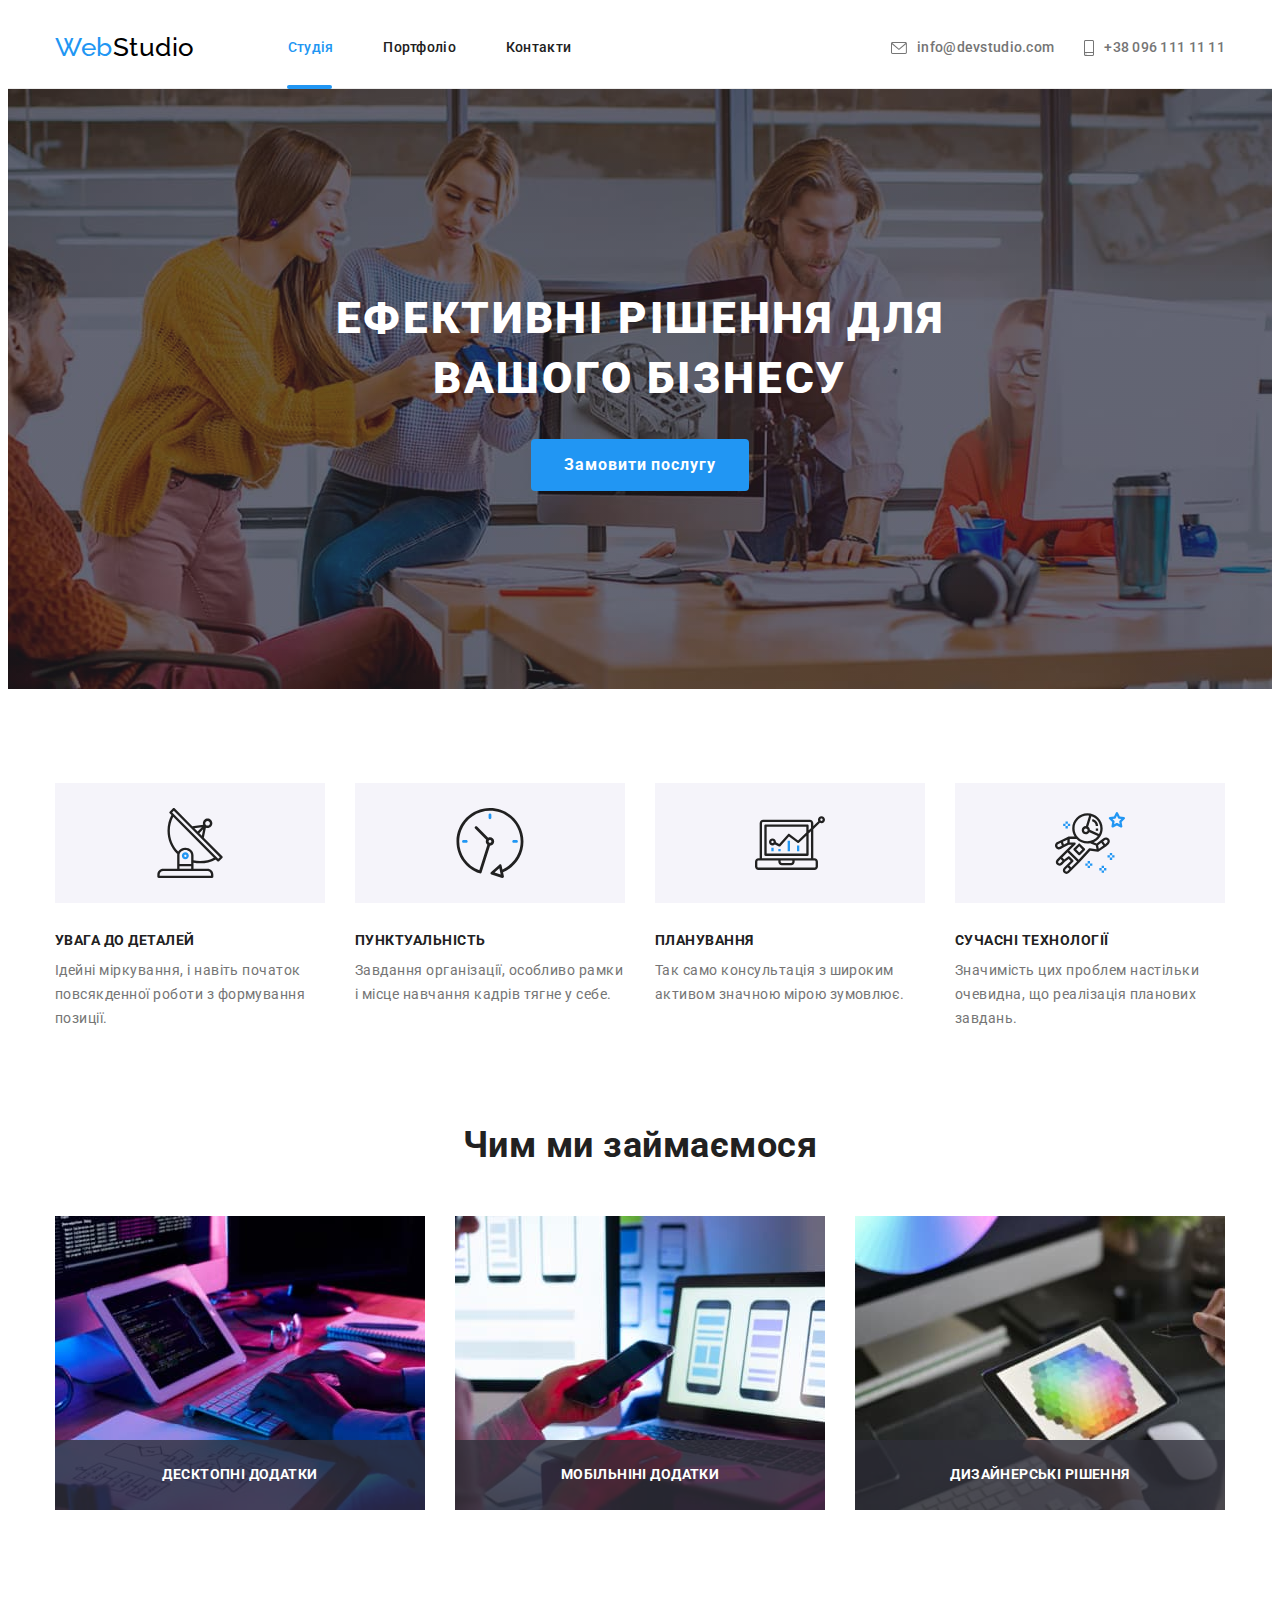
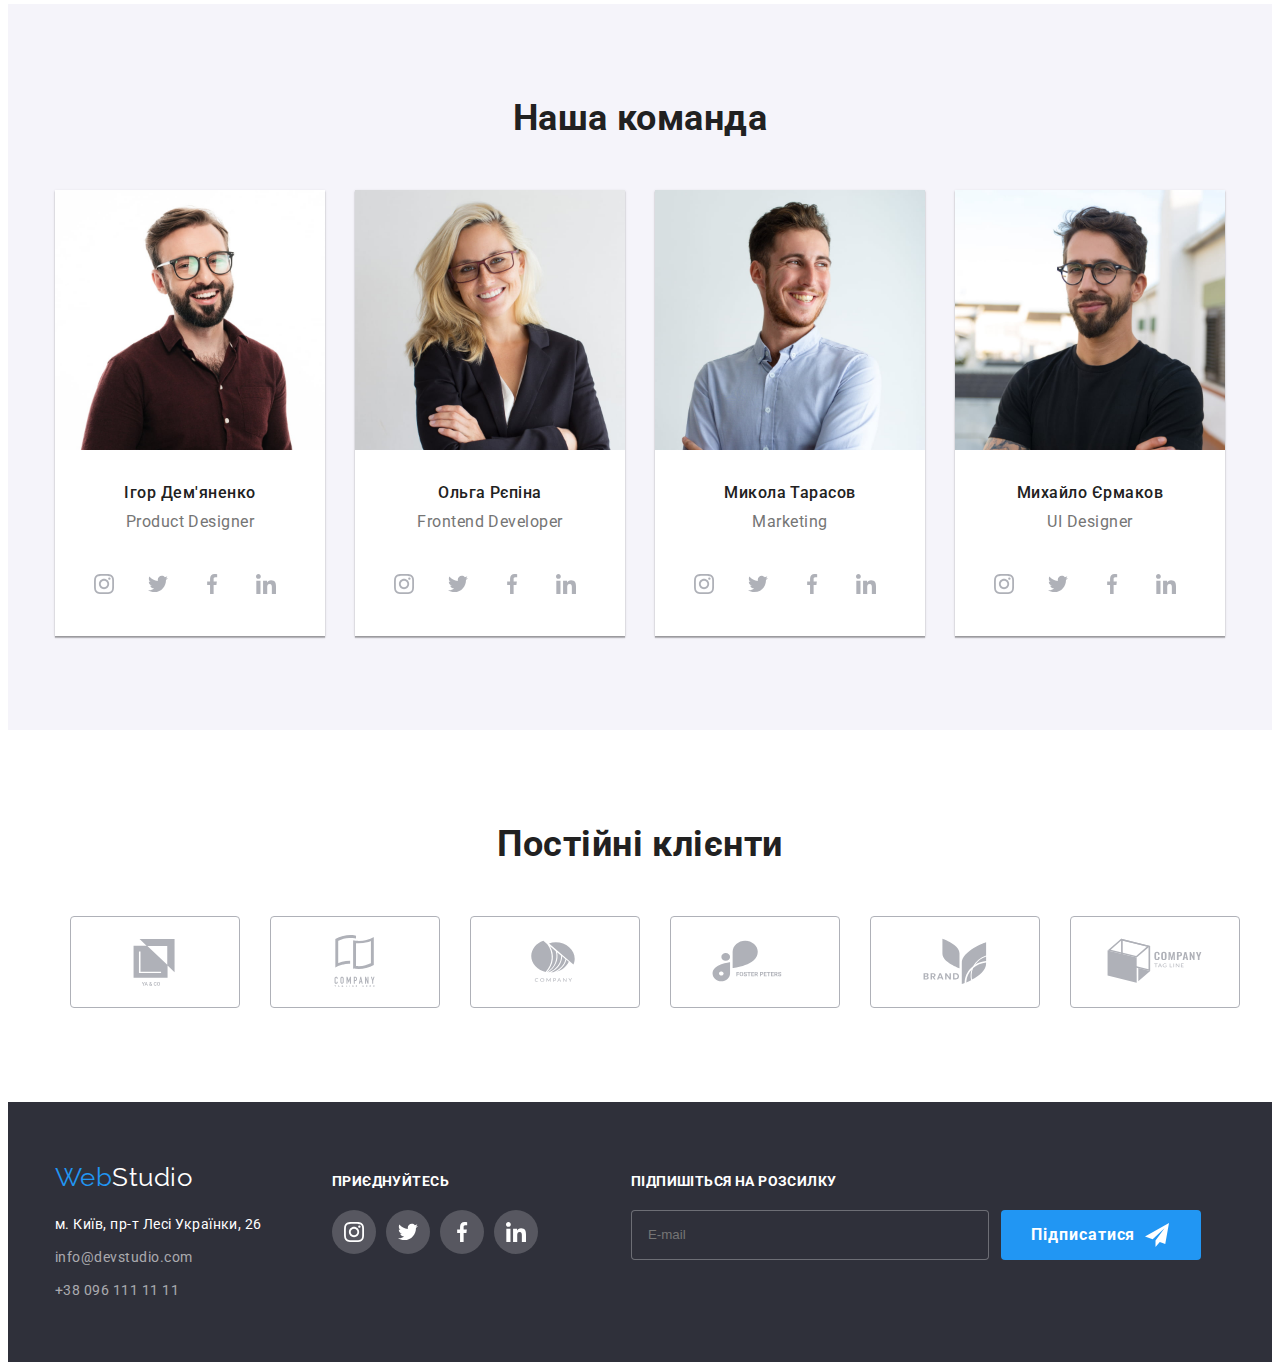
<file: index.html>
<!DOCTYPE html>
<html lang="uk">
  <head>
    <meta charset="UTF-8" />
    <meta http-equiv="X-UA-Compatible" content="IE=edge" />
    <meta name="viewport" content="width=device-width, initial-scale=1.0" />
    <title>Document</title>
    <link rel="preconnect" href="https://fonts.googleapis.com" />
    <link rel="preconnect" href="https://fonts.gstatic.com" crossorigin />
    <link
      href="https://fonts.googleapis.com/css2?family=Raleway:wght@700&family=Roboto:wght@400;500;700;900&display=swap"
      rel="stylesheet"
    />
    <link
      rel="stylesheet"
      href="https://cdnjs.cloudflare.com/ajax/libs/modern-normalize/1.1.0/modern-normalize.min.css"
      integrity="sha512-wpPYUAdjBVSE4KJnH1VR1HeZfpl1ub8YT/NKx4PuQ5NmX2tKuGu6U/JRp5y+Y8XG2tV+wKQpNHVUX03MfMFn9Q=="
      crossorigin="anonymous"
      referrerpolicy="no-referrer"
    />
    <link rel="stylesheet" href="./css/styles.css" />
  </head>
  <body>
    <header class="page-header">
      <div class="conteiner main-nav">
        <nav class="site-nav">
          <a href="./index.html" class="logo"><span>Web</span>Studio</a>
          <ul class="site-nav list">
            <li class="site-nav item">
              <a href="./index.html" class="link current">Студія</a>
            </li>
            <li class="site-nav item">
              <a class="site-nav link" href="./portfolio.html">Портфоліо</a>
            </li>
            <li class="site-nav item">
              <a class="site-nav link" href="#">Контакти</a>
            </li>
          </ul>
        </nav>
        <div class="auth-nav">
          <ul class="auth-nav list">
            <li class="auth-nav item">
              <a href="mailto:info@devstudio.com" class="auth-nav link"
                ><svg class="icon-envelope" widht="16" height="12">
                  <use href="./image/sprite.svg#icon-envelope"></use></svg>info@devstudio.com
              </a>
            </li>
            <li class="auth-nav item">
              <a href="tel:+380961111111" class="auth-nav link"
                ><svg class="icon-smartphone" widht="10" height="16">
                  <use href="./image/sprite.svg#icon-smartphone"></use></svg>+38 096 111 11 11
              </a>
            </li>
          </ul>
        </div>
      </div>
    </header>
    <div class="conteiner"></div>
    <!--Main-->
    <main>
      <!--Main content-->
      <!--Герой-->
      <section class="section-hero">
        <div class="conteiner">
          <h1 class="hero-title">ЕФЕКТИВНІ РІШЕННЯ ДЛЯ ВАШОГО БІЗНЕСУ</h1>
          <button data-modal-open type="button" class="button studio">
            Замовити послугу
          </button>
        </div>
      </section>
      <!--УВАГА ДО ДЕТАЛЕЙ-->
      <section class="section-features">
        <div class="conteiner">
          <h2 class="visually-hidden">Наші Особливості</h2>
          <ul class="features-list list">
            <li class="features-item">
              <div class="features-social">
                <svg class="icon-features" widht="70" heigth="70">
                  <use href="./image/sprite.svg#icon-antenna"></use>
                </svg>
              </div>
              <h3 class="title">увага до деталей</h3>
              <p class="text">
                Ідейні міркування, і навіть початок повсякденної роботи з
                формування позиції.
              </p>
            </li>
            <li class="features-item">
              <div class="features-social">
                <svg class="icon-features" widht="70" heigth="70">
                  <use href="./image/sprite.svg#icon-clock"></use>
                </svg>
              </div>
              <h3 class="title">пунктуальність</h3>
              <p class="text">
                Завдання організації, особливо рамки і місце навчання кадрів
                тягне у себе.
              </p>
            </li>
            <li class="features-item">
              <div class="features-social">
                <svg class="icon-features" widht="70" heigth="70">
                  <use href="./image/sprite.svg#icon-diagram"></use>
                </svg>
              </div>
              <h3 class="title">планування</h3>
              <p class="text">
                Так само консультація з широким активом значною мірою зумовлює.
              </p>
            </li>
            <li class="features-item">
              <div class="features-social">
                <svg class="icon-features" widht="70" heigth="70">
                  <use href="./image/sprite.svg#icon-astronaut"></use>
                </svg>
              </div>
              <h3 class="title">сучасні технології</h3>
              <p class="text">
                Значимість цих проблем настільки очевидна, що реалізація
                планових завдань.
              </p>
            </li>
          </ul>
        </div>
      </section>
      <!--Чим ми займаємося-->
      <section class="section-img">
        <div class="conteiner">
          <h3 class="section-title">Чим ми займаємося</h3>
          <ul class="img list">
            <li class="img-item">
              <div class="label">
                <img
                  src="./image/box11.jpg"
                  alt="Стіл з клавіатурою"
                  width="370"
                />
                <div class="label-box">
                  <p class="label-text">десктопні додатки</p>
                </div>
              </div>
            </li>
            <li class="img-item">
              <div class="label">
                <img
                  src="./image/box2.jpg"
                  alt="Ноутбук і телефон"
                  width="370"
                />
                <div class="label-box">
                  <p class="label-text">мобільніні додатки</p>
                </div>
              </div>
            </li>
            <li class="img-item">
              <div class="label">
                <img src="./image/box3.jpg" alt="Планшет" width="370" />
                <div class="label-box">
                  <p class="label-text">дизайнерські рішення</p>
                </div>
              </div>
            </li>
          </ul>
        </div>
      </section>
      <!--Наша команда-->
      <section class="section-work">
        <div class="conteiner">
          <h2 class="section-title">Наша команда</h2>
          <ul class="work-list list">
            <li class="work-item">
              <img
                class="work-img"
                src="./image/teamcard1.jpg"
                alt="Ігор Дем'яненко"
                width="270"
              />
              <h3 class="title">Ігор Дем'яненко</h3>
              <p class="text">Product Designer</p>
              <div class="studio-item-content">
                <ul class="studio-social-list list">
                  <li class="studio-social-items">
                    <a class="studio-social-links" href="">
                      <svg class="studio-social-icon" widht="20" heigth="20">
                        <use href="./image/sprite.svg#icon-instagram"></use>
                      </svg>
                    </a>
                  </li>
                  <li class="studio-social-items">
                    <a class="studio-social-links" href="">
                      <svg class="studio-social-icon" widht="20" heigth="20">
                        <use href="./image/sprite.svg#icon-twitter"></use>
                      </svg>
                    </a>
                  </li>
                  <li class="studio-social-items">
                    <a class="studio-social-links" href="">
                      <svg class="studio-social-icon" widht="20" heigth="20">
                        <use href="./image/sprite.svg#icon-facebook"></use>
                      </svg>
                    </a>
                  </li>
                  <li class="studio-social-items">
                    <a class="studio-social-links" href="">
                      <svg class="studio-social-icon" widht="20" heigth="20">
                        <use href="./image/sprite.svg#icon-linkedin"></use>
                      </svg>
                    </a>
                  </li>
                </ul>
              </div>
            </li>
            <li class="work-item">
              <img
                class="work-img"
                src="./image/teamcard2.jpg"
                alt="Ольга Рєпіна"
                width="270"
              />
              <h3 class="title">Ольга Рєпіна</h3>
              <p class="text">Frontend Developer</p>
              <div class="studio-item-content">
                <ul class="studio-social-list list">
                  <li class="studio-social-items">
                    <a class="studio-social-links" href="">
                      <svg class="studio-social-icon" widht="20" heigth="20">
                        <use href="./image/sprite.svg#icon-instagram"></use>
                      </svg>
                    </a>
                  </li>
                  <li class="studio-social-items">
                    <a class="studio-social-links" href="">
                      <svg class="studio-social-icon" widht="20" heigth="20">
                        <use href="./image/sprite.svg#icon-twitter"></use>
                      </svg>
                    </a>
                  </li>
                  <li class="studio-social-items">
                    <a class="studio-social-links" href="">
                      <svg class="studio-social-icon" widht="20" heigth="20">
                        <use href="./image/sprite.svg#icon-facebook"></use>
                      </svg>
                    </a>
                  </li>
                  <li class="studio-social-items">
                    <a class="studio-social-links" href="">
                      <svg class="studio-social-icon" widht="20" heigth="20">
                        <use href="./image/sprite.svg#icon-linkedin"></use>
                      </svg>
                    </a>
                  </li>
                </ul>
              </div>
            </li>
            <li class="work-item">
              <img
                class="work-img"
                src="./image/teamcard3.jpg"
                alt="Микола Тарасов"
                width="270"
              />
              <h3 class="title">Микола Тарасов</h3>
              <p class="text">Marketing</p>
              <div class="studio-item-content">
                <ul class="studio-social-list list">
                  <li class="studio-social-items">
                    <a class="studio-social-links" href="">
                      <svg class="studio-social-icon" widht="20" heigth="20">
                        <use href="./image/sprite.svg#icon-instagram"></use>
                      </svg>
                    </a>
                  </li>
                  <li class="studio-social-items">
                    <a class="studio-social-links" href="">
                      <svg class="studio-social-icon" widht="20" heigth="20">
                        <use href="./image/sprite.svg#icon-twitter"></use>
                      </svg>
                    </a>
                  </li>
                  <li class="studio-social-items">
                    <a class="studio-social-links" href="">
                      <svg class="studio-social-icon" widht="20" heigth="20">
                        <use href="./image/sprite.svg#icon-facebook"></use>
                      </svg>
                    </a>
                  </li>
                  <li class="studio-social-items">
                    <a class="studio-social-links" href="">
                      <svg class="studio-social-icon" widht="20" heigth="20">
                        <use href="./image/sprite.svg#icon-linkedin"></use>
                      </svg>
                    </a>
                  </li>
                </ul>
              </div>
            </li>
            <li class="work-item">
              <img
                class="work-img"
                src="./image/teamcard4.jpg"
                alt="Михайло Єрмаков"
                width="270"
              />
              <h3 class="title">Михайло Єрмаков</h3>
              <p class="text">UI Designer</p>
              <div class="studio-item-content">
                <ul class="studio-social-list list">
                  <li class="studio-social-items">
                    <a class="studio-social-links" href="">
                      <svg class="studio-social-icon" widht="20" heigth="20">
                        <use href="./image/sprite.svg#icon-instagram"></use>
                      </svg>
                    </a>
                  </li>
                  <li class="studio-social-items">
                    <a class="studio-social-links" href="">
                      <svg class="studio-social-icon" widht="20" heigth="20">
                        <use href="./image/sprite.svg#icon-twitter"></use>
                      </svg>
                    </a>
                  </li>
                  <li class="studio-social-items">
                    <a class="studio-social-links" href="">
                      <svg class="studio-social-icon" widht="20" heigth="20">
                        <use href="./image/sprite.svg#icon-facebook"></use>
                      </svg>
                    </a>
                  </li>
                  <li class="studio-social-items">
                    <a class="studio-social-links" href="">
                      <svg class="studio-social-icon" widht="20" heigth="20">
                        <use href="./image/sprite.svg#icon-linkedin"></use>
                      </svg>
                    </a>
                  </li>
                </ul>
              </div>
            </li>
          </ul>
        </div>
      </section>
      <!-- Постійні клієнти -->
      <section class="section-client">
        <div class="conteiner">
          <h2 class="section-title">Постійні клієнти</h2>
          <ul class="client-list list">
            <li class="client-item">
              <a class="client-link" href="">
                <svg class="icon-client" widht="106" heigth="60">
                  <use href="./image/sprite.svg#icon-Logo1"></use>
                </svg>
              </a>
            </li>
            <li class="client-item">
              <a class="client-link" href="">
                <svg class="icon-client" widht="106" heigth="60">
                  <use href="./image/sprite.svg#icon-Logo2"></use>
                </svg>
              </a>
            </li>
            <li class="client-item">
              <a class="client-link" href="">
                <svg class="icon-client" widht="106" heigth="60">
                  <use href="./image/sprite.svg#icon-Logo3"></use>
                </svg>
              </a>
            </li>
            <li class="client-item">
              <a class="client-link" href="">
                <svg class="icon-client" widht="106" heigth="60">
                  <use href="./image/sprite.svg#icon-Logo4"></use>
                </svg>
              </a>
            </li>
            <li class="client-item">
              <a class="client-link" href="">
                <svg class="icon-client" widht="106" heigth="60">
                  <use href="./image/sprite.svg#icon-Logo5"></use>
                </svg>
              </a>
            </li>
            <li class="client-item">
              <a class="client-link" href="">
                <svg class="icon-client" widht="106" heigth="60">
                  <use href="./image/sprite.svg#icon-Logo6"></use>
                </svg>
              </a>
            </li>
          </ul>
        </div>
      </section>
    </main>
    <!--Footer-->
    <footer class="footer">
      <div class="conteiner social">
        <div class="footer-social">
          <a href="./index.html" class="logo footer"><span>Web</span>Studio</a>
          <address class="address">
            <ul class="footer list">
              <li class="footer-item">
                <a
                  href="https://goo.gl/maps/CPtrU1FHBa2aNyZL9"
                  target="_blank"
                  rel="noopener noreferrer nofollow"
                  class="link"
                  >м. Київ, пр-т Лесі Українки, 26</a
                >
              </li>
              <li class="footer-item">
                <a href="mailto:info@devstudio.com" lang="en" class="link-info"
                  >info@devstudio.com</a
                >
              </li>
              <li class="footer-item">
                <a href="tel:+380961111111" class="link-info"
                  >+38 096 111 11 11</a
                >
              </li>
            </ul>
          </address>
        </div>
        <div class="footer-social second">
          <p class="footer-social-title">приєднуйтесь</p>
          <ul class="footer-social-list list">
            <li class="footer-social-items">
              <a class="footer-social-link" href="">
                <svg class="footer-social-icon" widht="20" heigth="20">
                  <use href="./image/sprite.svg#icon-instagram"></use>
                </svg>
              </a>
            </li>
            <li class="footer-social-items">
              <a class="footer-social-link" href="">
                <svg class="footer-social-icon" widht="20" heigth="20">
                  <use href="./image/sprite.svg#icon-twitter"></use>
                </svg>
              </a>
            </li>
            <li class="footer-social-items">
              <a class="footer-social-link" href="">
                <svg class="footer-social-icon" widht="20" heigth="20">
                  <use href="./image/sprite.svg#icon-facebook"></use>
                </svg>
              </a>
            </li>
            <li class="footer-social-items">
              <a class="footer-social-link" href="">
                <svg class="footer-social-icon" widht="20" heigth="20">
                  <use href="./image/sprite.svg#icon-linkedin"></use>
                </svg>
              </a>
            </li>
          </ul>
        </div>
        <form class="footer-form-contact">
          <p class="footer-contact-title">підпишіться на розсилку</p>
          <div class="footer-contact">
            <input
              class="footer-input"
              type="text"
              name="E-mail"
              id="E-mail"
              placeholder="E-mail">
            <button type="submit" class="footer-btn">
              Підписатися
              <svg class="icon-send">
                <use
                  href="./image/sprite.svg#icon-send"
                  width="24"
                  height="24"
                ></use>
              </svg>
            </button>
          </div>
        </form>
      </div>
    </footer>
    <div class="backdrop is-hidden" data-modal>
      <div class="modal">
        <h2 class="modal-title">Залиште свої дані, ми вам передзвонимо</h2>
        <form class="form">
            <label class="form-group">
              <span class="form-label">Ім'я</span>
              <label class="label-position">
              <input class="form-input" type="text" name="name" required />
            <svg class="icon-modal">
              <use
                href="./image/sprite.svg#icon-person"
                width="18"
                height="18"></use></svg>
                </label>
            </label>
          <label class="form-group">
            <span class="form-label">Телефон</span>
            <label class="label-position">
            <input class="form-input" type="tel" name="tel" required />
            <svg class="icon-modal">
              <use
                href="./image/sprite.svg#icon-phone"
                width="18"
                height="18"></use></svg>
                </label>
          </label>   
          <label class="form-group">
            <span class="form-label">Пошта</span>
            <label class="label-position">
            <input class="form-input" type="email" name="email" />
            <svg class="icon-modal">
              <use
                href="./image/sprite.svg#icon-email"
                width="18"
                height="18"></use></svg>
                </label>
            </label>
          <div class="form-comment">
            <label class="label-comment">Коментар</label>
            <textarea class="textarea" 
            name="comment" id="comment" 
            rows="10" placeholder="Введіть текст"></textarea>
          </div>
            <label for="" class="form-checkbox"><input class="checkbox" type="checkbox" name="checkbox" value="checkbox" />
              <span class="icon"></span>
              Погоджуюся з розсилкою та приймаю
              <a class="checkbox-link" href="">Умови договору</a>
            </label>
          <div class="submit">
            <button class="submit-btn" type="submit">Відправити</button>
          </div>
        </form>
        <button type="button" class="modal-btn" data-modal-close>
          <svg class="icon-close">
            <use
              href="./image/sprite.svg#icon-close"
              width="18"
              height="18"
            ></use>
          </svg>
        </button>
      </div>
    </div>
    <script src="./modal/modal.js"></script>
  </body>
</html>
</file>
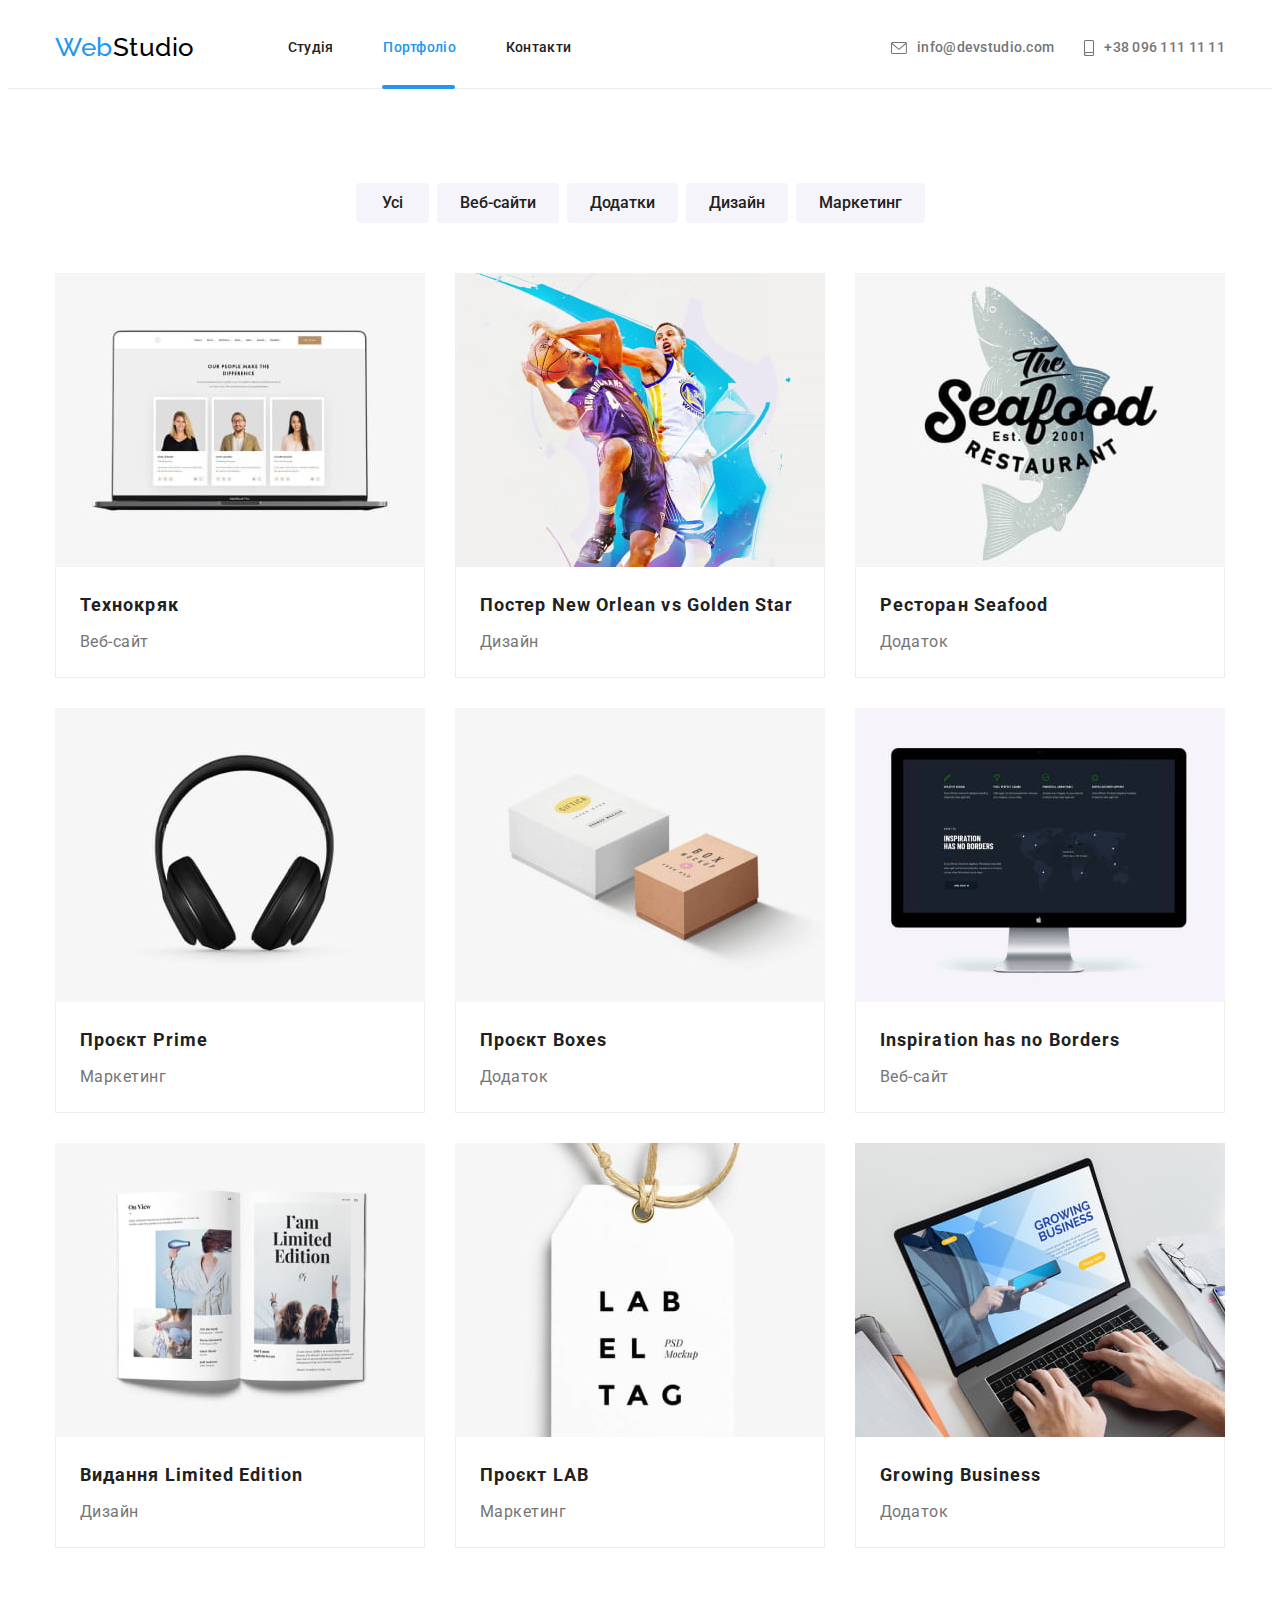
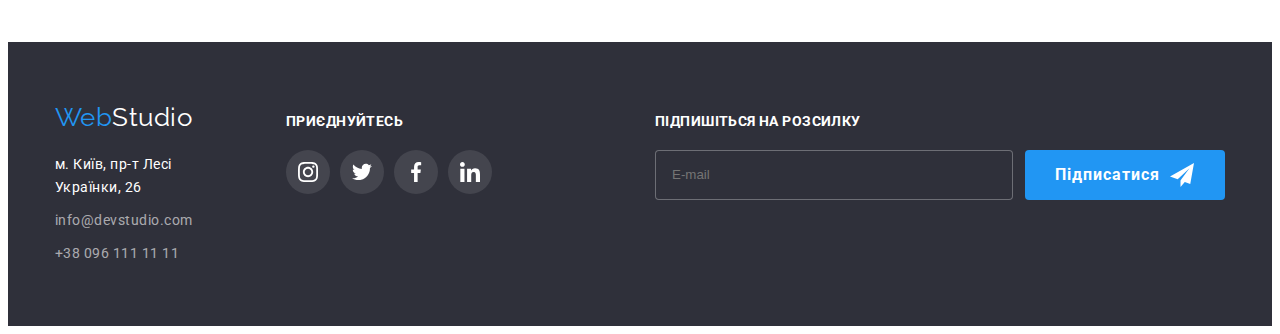
<file: portfolio.html>
<!DOCTYPE html>
<html lang="uk">
  <head>
    <meta charset="UTF-8" />
    <meta http-equiv="X-UA-Compatible" content="IE=edge" />
    <meta name="viewport" content="width=device-width, initial-scale=1.0" />
    <title>Portfolio</title>
    <link rel="preconnect" href="https://fonts.googleapis.com" />
    <link rel="preconnect" href="https://fonts.gstatic.com" crossorigin />
    <link
      href="https://fonts.googleapis.com/css2?family=Raleway:wght@700&family=Roboto:wght@400;500;700;900&display=swap"
      rel="stylesheet"
    />
    <link
      rel="stylesheet"
      href="https://cdnjs.cloudflare.com/ajax/libs/modern-normalize/1.1.0/modern-normalize.min.css"
      integrity="sha512-wpPYUAdjBVSE4KJnH1VR1HeZfpl1ub8YT/NKx4PuQ5NmX2tKuGu6U/JRp5y+Y8XG2tV+wKQpNHVUX03MfMFn9Q=="
      crossorigin="anonymous"
      referrerpolicy="no-referrer"
    />
    <link rel="stylesheet" href="./css/styles.css" />
  </head>
  <body>
    <header class="page-header">
      <div class="conteiner main-nav">
        <nav class="site-nav">
          <a href="./index.html" class="logo"><span>Web</span>Studio</a>
          <ul class="site-nav list">
            <li class="site-nav item">
              <a class="site-nav link" href="./index.html">Студія</a>
            </li>
            <li class="site-nav item">
              <a href="./portfolio.html" class="link current">Портфоліо</a>
            </li>
            <li class="site-nav item">
              <a class="site-nav link" href="#">Контакти</a>
            </li>
          </ul>
        </nav>
        <div class="auth-nav">
          <ul class="auth-nav list">
            <li class="auth-nav item">
              <a href="mailto:info@devstudio.com" class="auth-nav link"
                ><svg class="icon-envelope" widht="16" height="12">
                  <use href="./image/sprite.svg#icon-envelope"></use></svg>info@devstudio.com
              </a>
            </li>
            <li class="auth-nav item">
              <a href="tel:+380961111111" class="auth-nav link"
                ><svg class="icon-smartphone" widht="10" height="16">
                  <use href="./image/sprite.svg#icon-smartphone"></use></svg>+38 096 111 11 11
              </a>
            </li>
          </ul>
        </div>
      </div>
    </header>
    <!--Main-->
    <main>
      <!--Main content-->
      <!--Портфоліо-->
      <section class="hero-portfolio">
        <div class="conteiner">
          <h1 class="visually-hidden">Наші Роботи</h1>
          <ul class="portfolio list">
            <li><button type="button" class="btn portfolio">Усі</button></li>
            <li>
              <button type="button" class="button portfolio">Веб-сайти</button>
            </li>
            <li>
              <button type="button" class="button portfolio">Додатки</button>
            </li>
            <li>
              <button type="button" class="button portfolio">Дизайн</button>
            </li>
            <li>
              <button type="button" class="button portfolio">Маркетинг</button>
            </li>
          </ul>
          <ul class="hero-items list">
            <li class="items-hero">
              <a class="portfolio-link" href="">
                <div class="description-box">
                  <img
                    class="portfolio-imgs"
                    src="./image/img1.jpg"
                    alt="Веб-сайт"
                    width="370"
                  />
                  <p class="description-text">
                    Ресурс пропонує комплексні пропозиції з різним рівнем
                    функціоналу та сервісів. Все це дозволить відвідувачу
                    отримати вичерпні відомості про компанію чи приватну особу.
                  </p>
                </div>
                <div class="hero-div">
                  <h2 class="title">Технокряк</h2>
                  <p class="text">Веб-сайт</p>
                </div>
              </a>
            </li>
            <li class="items-hero">
              <a class="portfolio-link" href="">
                <div class="description-box">
                  <img
                    class="portfolio-imgs"
                    src="./image/img2.jpg"
                    alt="Дизайн"
                    width="370"
                  />
                  <p class="description-text">
                    Ресурс пропонує комплексні пропозиції з різним рівнем
                    функціоналу та сервісів. Все це дозволить відвідувачу
                    отримати вичерпні відомості про компанію чи приватну особу.
                  </p>
                </div>
                <div class="hero-div">
                  <h2 class="title">
                    Постер<span lang="en"> New Orlean vs Golden Star</span>
                  </h2>
                  <p class="text">Дизайн</p>
                </div>
              </a>
            </li>
            <li class="items-hero">
              <a class="portfolio-link" href="">
                <div class="description-box">
                  <img
                    class="portfolio-imgs"
                    src="./image/img3.jpg"
                    alt="Додаток"
                    width="370"
                  />
                  <p class="description-text">
                    Ресурс пропонує комплексні пропозиції з різним рівнем
                    функціоналу та сервісів. Все це дозволить відвідувачу
                    отримати вичерпні відомості про компанію чи приватну особу.
                  </p>
                </div>
                <div class="hero-div">
                  <h2 class="title">Ресторан<span lang="en"> Seafood</span></h2>
                  <p class="text">Додаток</p>
                </div>
              </a>
            </li>
            <li class="items-hero">
              <a class="portfolio-link" href="">
                <div class="description-box">
                  <img
                    class="portfolio-imgs"
                    src="./image/img4.jpg"
                    alt="Маркетинг"
                    width="370"
                  />
                  <p class="description-text">
                    Ресурс пропонує комплексні пропозиції з різним рівнем
                    функціоналу та сервісів. Все це дозволить відвідувачу
                    отримати вичерпні відомості про компанію чи приватну особу.
                  </p>
                </div>
                <div class="hero-div">
                  <h2 class="title">Проєкт<span lang="en"> Prime</span></h2>
                  <p class="text">Маркетинг</p>
                </div>
              </a>
            </li>
            <li class="items-hero">
              <a class="portfolio-link" href="">
                <div class="description-box">
                  <img
                    class="portfolio-imgs"
                    src="./image/img5.jpg"
                    alt="Бокс"
                    width="370"
                  />
                  <p class="description-text">
                    Ресурс пропонує комплексні пропозиції з різним рівнем
                    функціоналу та сервісів. Все це дозволить відвідувачу
                    отримати вичерпні відомості про компанію чи приватну особу.
                  </p>
                </div>
                <div class="hero-div">
                  <h2 class="title">Проєкт<span lang="en"> Boxes</span></h2>
                  <p class="text">Додаток</p>
                </div>
              </a>
            </li>
            <li class="items-hero">
              <a class="portfolio-link" href="">
                <div class="description-box">
                  <img
                    class="portfolio-imgs"
                    src="./image/img6.jpg"
                    alt="Монітор"
                    width="370"
                  />
                  <p class="description-text">
                    Ресурс пропонує комплексні пропозиції з різним рівнем
                    функціоналу та сервісів. Все це дозволить відвідувачу
                    отримати вичерпні відомості про компанію чи приватну особу.
                  </p>
                </div>
                <div class="hero-div">
                  <h2 class="title" lang="en">Inspiration has no Borders</h2>
                  <p class="text">Веб-сайт</p>
                </div>
              </a>
            </li>
            <li class="items-hero">
              <a class="portfolio-link" href="">
                <div class="description-box">
                  <img
                    class="portfolio-imgs"
                    src="./image/img7.jpg"
                    alt="Видання"
                    width="370"
                  />
                  <p class="description-text">
                    Ресурс пропонує комплексні пропозиції з різним рівнем
                    функціоналу та сервісів. Все це дозволить відвідувачу
                    отримати вичерпні відомості про компанію чи приватну особу.
                  </p>
                </div>
                <div class="hero-div">
                  <h2 class="title">
                    Видання<span lang="en"> Limited Edition</span>
                  </h2>
                  <p class="text">Дизайн</p>
                </div>
              </a>
            </li>
            <li class="items-hero">
              <a class="portfolio-link" href="">
                <div class="description-box">
                  <img
                    class="portfolio-imgs"
                    src="./image/img8.jpg"
                    alt="Лаб"
                    width="370"
                  />
                  <p class="description-text">
                    Ресурс пропонує комплексні пропозиції з різним рівнем
                    функціоналу та сервісів. Все це дозволить відвідувачу
                    отримати вичерпні відомості про компанію чи приватну особу.
                  </p>
                </div>
                <div class="hero-div">
                  <h2 class="title">Проєкт<span lang="en"> LAB</span></h2>
                  <p class="text">Маркетинг</p>
                </div>
              </a>
            </li>
            <li class="items-hero">
              <a class="portfolio-link" href="">
                <div class="description-box">
                  <img
                    class="portfolio-imgs"
                    src="./image/img9.jpg"
                    alt="Бізнес"
                    width="370"
                  />
                  <p class="description-text">
                    Ресурс пропонує комплексні пропозиції з різним рівнем
                    функціоналу та сервісів. Все це дозволить відвідувачу
                    отримати вичерпні відомості про компанію чи приватну особу.
                  </p>
                </div>
                <div class="hero-div">
                  <h2 class="title" lang="en">Growing Business</h2>
                  <p class="text">Додаток</p>
                </div>
              </a>
            </li>
          </ul>
        </div>
      </section>
    </main>
    <!--Footer-->
    <footer class="footer">
      <div class="conteiner social">
        <div class="footer-social">
          <a href="./index.html" class="logo footer"><span>Web</span>Studio</a>
          <address class="address">
            <ul class="footer list">
              <li class="footer-item">
                <a
                  href="https://goo.gl/maps/CPtrU1FHBa2aNyZL9"
                  target="_blank"
                  rel="noopener noreferrer nofollow"
                  class="link"
                  >м. Київ, пр-т Лесі Українки, 26</a
                >
              </li>
              <li class="footer-item">
                <a href="mailto:info@devstudio.com" lang="en" class="link-info"
                  >info@devstudio.com</a
                >
              </li>
              <li class="footer-item">
                <a href="tel:+380961111111" class="link-info"
                  >+38 096 111 11 11</a
                >
              </li>
            </ul>
          </address>
        </div>
        <div class="footer-social">
          <p class="footer-social-title">приєднуйтесь</p>
          <ul class="footer-social-list list">
            <li class="footer-social-items">
              <a class="studio-social-links" href="">
                <svg class="footer-social-icon" widht="20" heigth="20">
                  <use href="./image/sprite.svg#icon-instagram"></use>
                </svg>
              </a>
            </li>
            <li class="footer-social-items">
              <a class="studio-social-links" href="">
                <svg class="footer-social-icon" widht="20" heigth="20">
                  <use href="./image/sprite.svg#icon-twitter"></use>
                </svg>
              </a>
            </li>
            <li class="footer-social-items">
              <a class="studio-social-links" href="">
                <svg class="footer-social-icon" widht="20" heigth="20">
                  <use href="./image/sprite.svg#icon-facebook"></use>
                </svg>
              </a>
            </li>
            <li class="footer-social-items">
              <a class="studio-social-links" href="">
                <svg class="footer-social-icon" widht="20" heigth="20">
                  <use href="./image/sprite.svg#icon-linkedin"></use>
                </svg>
              </a>
            </li>
          </ul>
        </div>
        <form class="footer-form-contact">
          <p class="footer-contact-title">підпишіться на розсилку</p>
          <div class="footer-contact">
            <input
              class="footer-input"
              type="text"
              name="E-mail"
              id="E-mail"
              placeholder="E-mail">
            <button type="submit" class="footer-btn">
              Підписатися
              <svg class="icon-send">
                <use
                  href="./image/sprite.svg#icon-send"
                  width="24"
                  height="24"
                ></use>
              </svg>
            </button>
          </div>
        </form>
      </div>
    </footer>
  </body>
</html>
</file>
<file: css/styles.css>
/* Styles Index */

/*колір основного тексту-заголовки #212121 */
/*вторинний колір тексту #757575 */
/*білий #FFFFFF */
/*голубий акцент кнопка #2196F3 */
/*голубий та чорний верх лого #2196F3 #000000 */
/*голубий та білий низ лого #2196F3 #FFFFFF*/
/*  */

:root {
  --primary-text-color: #757575;
  --title-text-color: #212121;
  --accent-color: #2196f3;
  --primary-bg-color: #ffffff;
  --primary-section-color: #f5f5f5;
  --section-bg-color: #f5f4fa;
  --logo-color: #000000;
  --section-color: #2f303a;
  --footer-link-color: rgba(255, 255, 255, 0.6);
  --button-color: #188ce8;
  --border-color: #eeeeee;
  --header-border-color: #ececec;
  --social-color: #afb1b8;
  --transition-time: 250ms cubic-bezier(0.4, 0, 0.2, 1);
}

p,
h1,
h2,
h3,
h4,
h5,
h6 {
  margin: 0;
}

ul {
  margin: 0;
  padding-left: 0;
}

address {
  font-style: normal;
}

html {
  box-sizing: border-box;
}
*,
*::before,
*::after {
  box-sizing: inherit;
}
.conteiner {
  max-width: 1200px;
  padding-left: 15px;
  padding-right: 15px;
  margin-left: auto;
  margin-right: auto;
  /* outline: 2px solid aqua; */
}

body {
  background-color: var(--primary-bg-color);
  color: var(--primary-text-color);
  font-family: "Roboto", sans-serif;
  letter-spacing: 0.03em;
}

.logo {
  padding-top: 24px;
  padding-bottom: 25px;
  color: var(--logo-color);
  font-family: "Raleway", sans-serif;
  font-size: 26px;
  line-height: 1.19;
  text-decoration: none;
}
.site-nav .logo {
  color: var(--logo-color);
  font-family: "Raleway", sans-serif;
  font-size: 26px;
  line-height: 1.19;
  text-decoration: none;
}
.logo > span {
  color: var(--accent-color);
}

.logo > span {
  color: var(--accent-color);
}

.list {
  list-style: none;
  text-decoration: none;
  padding: 0;
  margin: 0;
}

.visually-hidden {
  position: absolute;
  white-space: nowrap;
  width: 1px;
  height: 1px;
  overflow: hidden;
  border: 0;
  padding: 0;
  clip-path: inset(100%);
  clip: rect(0 0 0 0);
  margin: -1px;
}
/* Page haader /////////////////// */
.page-header {
  border-bottom: 1px solid var(--header-border-color);
}

/* //////////////////////////////////////////////////// */
/* Site Nav */

.main-nav {
  display: flex;
  align-items: center;
}

.site-nav {
  display: flex;
  align-items: center;
}

.site-nav .logo {
  display: flex;
  margin-right: 93px;
}

.site-nav .list {
  display: flex;
  /* gap: 50px; */
}

.site-nav.item {
  margin-right: 50px;
}
.site-nav.item:last-child {
  margin-right: 0;
}

.site-nav.link {
  display: block;
  padding-top: 32px;
  padding-bottom: 32px;
  transition: transform var(--transition-time), color var(--transition-time);
}

.site-nav.link {
  transition: color var(--transition-time);
}

.link.current {
  position: relative;
}

.current::after {
  content: "";
  position: absolute;
  left: 0px;
  top: 78px;
  display: block;
  margin: -1px;
  width: 100%;
  height: 4px;
  background: #2196f3;
  border-radius: 2px;
  transition: transform var(--transition-time);
}

.site-nav a {
  color: var(--title-text-color);
  font-weight: 500;
  font-size: 14px;
  line-height: 1.14;
  letter-spacing: 0.02em;
  text-decoration: none;
  transition: transform var(--transition-time), color var(--transition-time);
}

.site-nav .link.current {
  display: block;
  padding-top: 32px;
  padding-bottom: 32px;
  color: var(--accent-color);
}

.site-nav .link.current:hover,
.site-nav .link.current:focus {
  color: inherit;
  color: var(--accent-color);
}

.site-nav .link:hover,
.site-nav .link:focus {
  color: var(--accent-color);
}

.auth-nav {
  display: flex;
  align-items: center;
  margin-left: auto;
}

.auth-nav .item + .item {
  margin-left: 30px;
}

.auth-nav a {
  display: flex;
  align-items: center;
  font-weight: 500;
  font-size: 14px;
  line-height: 1.14;
  letter-spacing: 0.02em;
  color: var(--primary-text-color);
  text-decoration: none;
  transition: transform var(--transition-time), color var(--transition-time);
}

.auth-nav .item {
  font-weight: 500;
  font-size: 14px;
  line-height: 1.14;
  letter-spacing: 0.02em;
  color: var(--primary-text-color);
  text-decoration: none;
}

.icon-envelope {
  width: 16px;
  height: 12px;
  margin-right: 10px;
  fill: var(--primary-text-color);
  transition: transform var(--transition-time), fill var(--transition-time);
}

.icon-smartphone {
  width: 10px;
  height: 16px;
  margin-right: 10px;
  fill: var(--primary-text-color);
  transition: transform var(--transition-time), fill var(--transition-time);
}

.auth-nav .link:hover,
.auth-nav .link:focus {
  color: var(--accent-color);
}

.auth-nav .link:hover .icon-envelope,
.auth-nav .link:focus .icon-envelope,
.auth-nav .link:hover .icon-smartphone,
.auth-nav .link:focus .icon-smartphone {
  fill: var(--accent-color);
}

/* hero */
.section-hero {
  max-width: 1600px;
  height: 600px;
  padding: 200px 0;
  margin-left: auto;
  margin-right: auto;
  text-align: center;
  background-color: var(--section-color);
  background-image: linear-gradient(
      rgba(47, 48, 58, 0.4),
      rgba(47, 48, 58, 0.4)
    ),
    url("../image/studio.jpg");
  background-repeat: no-repeat;
  background-position: center;
  background-size: cover;
}

.hero-title {
  margin-top: 0;
  margin-bottom: 30px;
  margin-left: auto;
  margin-right: auto;
  max-width: 696px;
  color: var(--primary-bg-color);
  font-weight: 900;
  font-size: 44px;
  line-height: 1.36;
  text-align: center;
  letter-spacing: 0.06em;
}

/* Чим ми займаємося//////section-img */

.img.list {
  display: flex;
}

.img-item {
  width: 370px;
  margin-right: 30px;
  margin-bottom: 0;
}

.img-item:nth-child(3n) {
  margin-right: 0;
}

.section-img {
  padding-top: 94px;
  padding-bottom: 94px;
  background-color: var(--primary-bg-color);
}

.section-title {
  margin-top: 0;
  margin-bottom: 50px;
  color: var(--title-text-color);
  font-weight: 700;
  font-size: 36px;
  line-height: 1.16;
  text-align: center;
}

.label {
  display: block;
  position: relative;
  width: 374px;
  height: 294px;
}

.label-box {
  display: flex;
  align-items: center;
  justify-content: center;
  width: 370px;
  height: 70px;
  position: absolute;
  bottom: 0%;
  transform: translate(0%);
  background: rgba(47, 48, 58, 0.8);
}

.label-text {
  font-family: "Roboto";
  font-style: normal;
  font-weight: 700;
  font-size: 14px;
  line-height: 1.14;
  text-align: center;
  justify-content: center;
  letter-spacing: 0.03em;
  text-transform: uppercase;
  color: var(--primary-bg-color);
}

/* features */

.features-social {
  display: flex;
  justify-content: center;
  align-items: center;
  width: 270px;
  height: 120px;
  background-color: var(--section-bg-color);
}

.icon-features {
  display: inline-block;
  align-items: center;
  width: 70px;
  height: 70px;
  border-radius: 4px;
}

.features-list {
  display: flex;
}

.features-item {
  width: 270px;
  /* height: 120px; */
  margin-right: 30px;
}

.features-item:nth-child(4n) {
  margin-right: 0;
}

.section-features {
  padding-top: 94px;
  /* padding-bottom: 94px; */
}

.features-list .title {
  margin-top: 30px;
  margin-bottom: 10px;
  width: 270px;
  color: var(--title-text-color);
  font-weight: 700;
  font-size: 14px;
  line-height: 1.14;
  text-transform: uppercase;
}

.features-list .text {
  width: 270px;
  font-size: 14px;
  line-height: 1.71;
}

/* work */

.studio-item-content {
  display: flex;
  justify-content: center;
  margin-bottom: 30px;
}

.studio-social-list.list {
  display: flex;
}

.studio-social-items {
  margin-right: 10px;
  display: flex;
  justify-content: center;
  align-items: center;
  padding: 0;
  border: none;
  width: 44px;
  height: 44px;
  border-radius: 50%;
  fill: var(--social-color);
  background-color: transparent;
}

.studio-social-links {
  display: flex;
  justify-content: center;
  align-items: center;
  width: 44px;
  height: 44px;
  border-radius: 50%;
  background-color: transparent;
  transition: background-color var(--transition-time);
}

.studio-social-icon {
  display: flex;
  align-items: center;
  justify-content: center;
  width: 20px;
  height: 20px;
  fill: var(--social-color);
  transition: fill var(--transition-time);
}

.studio-social-links:hover,
.studio-social-links:focus,
.studio-social-items:hover,
.studio-social-items:focus {
  background-color: var(--accent-color);
}

.studio-social-links:hover .studio-social-icon,
.studio-social-links:focus .studio-social-icon {
  fill: var(--primary-bg-color);
}

.work-list.list {
  display: flex;
}

.work-list .title {
  margin-bottom: 10px;
  font-weight: 500;
  font-size: 16px;
  line-height: 1.18;
  color: var(--title-text-color);
}

.work-list .text {
  margin-bottom: 30px;
  font-size: 16px;
  line-height: 1.18;
  color: var(--primary-text-color);
}

.work-item {
  text-align: center;
  margin-right: 30px;
  background-color: var(--primary-bg-color);
  box-shadow: 0px 1px 3px rgba(0, 0, 0, 0.12), 0px 1px 1px rgba(0, 0, 0, 0.14),
    0px 2px 1px rgba(0, 0, 0, 0.2);
}

.work-img {
  width: 270px;
  margin-bottom: 30px;
}

.work-item:nth-child(4n) {
  margin-right: 0;
}

.section-work {
  /* display: inline-block; */
  padding-top: 94px;
  padding-bottom: 94px;
  background-color: var(--section-bg-color);
}

/* Постійні Клієнти ////////////////////////////////////////////////// */

.section-client {
  padding-top: 94px;
  padding-bottom: 94px;
  /* background: #F5F5F5; */
}

.client-list {
  display: flex;
  justify-content: center;
  /* gap: 30px; */
}

.client-link {
  display: flex;
  justify-content: center;
  align-items: center;
  min-width: 170px;
  min-height: 92px;
  border: 1px solid var(--social-color);
  border-radius: 4px;
  cursor: pointer;
  transition: border-color var(--transition-time);
}

.icon-client {
  display: flex;
  justify-content: center;
  align-items: center;
  min-width: 106px;
  height: 60px;
  cursor: pointer;
  fill: var(--social-color);
  transition: fill var(--transition-time);
}

.client-item {
  display: flex;
  justify-content: center;
  align-items: center;
  margin-left: 30px;
  min-width: 170px;
  min-height: 92px;
  cursor: pointer;
  /* background: #F5F5F5; */
}

.client-link:hover .icon-client,
.client-link:focus .icon-client {
  fill: var(--accent-color);
}

.client-link:hover,
.client-link:focus {
  border-color: var(--accent-color);
}

/* button */
.button {
  display: inline-block;
  border-radius: 4px;
  border: 1px solid transparent;
  font-family: inherit;
  text-align: center;
  cursor: pointer;
}

.button.studio {
  padding: 10px 32px;
  min-width: 216px;
  font-weight: 700;
  font-size: 16px;
  line-height: 1.87;
  letter-spacing: 0.06em;
  color: var(--primary-bg-color);
  background-color: var(--accent-color);
  transition: background-color var(--transition-time);
}

.section-hero .button:hover,
.section-hero .button:focus {
  background-color: var(--button-color);
}

/* footer */
.footer-social {
  margin-right: 70px;
  align-items: baseline;
  flex-direction: column;
}

.footer-social.second {
  margin: 0;
}

.conteiner.social {
  display: flex;
  align-items: baseline;
}

.footer-social-list.list {
  display: flex;
  align-items: center;
}

.footer-social-items {
  margin-right: 10px;
  display: flex;
  justify-content: center;
  align-items: center;
  border: none;
  width: 44px;
  height: 44px;
  fill: var(--primary-bg-color);
  border-radius: 50%;
  background-color: rgba(255, 255, 255, 0.1);
}

.footer-social-items:last-child {
  margin-right: 0;
}

.footer-social-link {
  display: flex;
  justify-content: center;
  align-items: center;
  width: 100%;
  height: 100%;
  fill: var(--primary-bg-color);
  border-radius: 50%;
  background-color: rgba(255, 255, 255, 0.1);
  transition: background-color var(--transition-time);
}

.footer-social-icon {
  width: 20px;
  height: 20px;
  fill: var(--primary-bg-color);
}

.footer-social-link:hover,
.footer-social-link:focus {
  background-color: var(--accent-color);
}

.footer-social-title {
  font-family: "Roboto";
  font-style: normal;
  font-weight: 700;
  font-size: 14px;
  line-height: 1.14;
  letter-spacing: 0.03em;
  text-transform: uppercase;
  color: var(--primary-bg-color);
}

.footer .link {
  font-style: normal;
  font-size: 14px;
  line-height: 1.71;
  color: var(--primary-bg-color);
  text-decoration: none;
}

.footer .link-info {
  font-style: normal;
  font-size: 14px;
  line-height: 1.71;
  color: var(--footer-link-color);
  text-decoration: none;
  transition: color var(--transition-time);
}
.link-info:hover,
.link-info:focus {
  color: var(--accent-color);
}

.logo {
  color: var(--primary-bg-color);
}

.logo.footer {
  padding-top: 0px;
  padding-bottom: 0px;
}

.footer {
  padding-top: 60px;
  padding-bottom: 60px;
  background-color: var(--section-color);
}

.footer-item {
  margin-bottom: 9px;
}

.footer-item:last-child {
  margin-bottom: 0;
}

.footer .list {
  padding: 0;
  margin-top: 20px;
}

.footer .link {
  transition: color var(--transition-time);
}

.footer .link:hover,
.footer .link:focus {
  color: var(--accent-color);
}

.icon-send {
  width: 24px;
  height: 24px;
  margin-left: 10px;
}

.footer-contact-title {
  font-family: "Roboto";
  font-style: normal;
  font-weight: 700;
  font-size: 14px;
  line-height: 1.14;
  letter-spacing: 0.03em;
  text-transform: uppercase;
  color: var(--primary-bg-color);
}

.footer-btn {
  width: 200px;
  height: 50px;
  padding-top: 10px;
  padding-bottom: 10px;
  padding-left: 28px;
  margin-left: 12px;
  background-color: var(--accent-color);
  border-radius: 4px;
  border-color: transparent;
  font-family: "Roboto";
  font-style: normal;
  font-weight: 700;
  font-size: 16px;
  line-height: 1.88;
  display: flex;
  align-items: center;
  text-align: center;
  letter-spacing: 0.06em;
  color: var(--primary-bg-color);
}

.footer-contact {
  margin-top: 20px;
  display: flex;
  align-items: center;
  justify-content: center;
}

.footer-form-contact {
  display: block;
  margin-left: 93px;
}

.contact-form {
  align-items: baseline;
  flex-direction: column;
}

.footer-input {
  width: 358px;
  height: 50px;
  background-color: transparent;
  padding-top: 15px;
  padding-bottom: 15px;
  padding-left: 16px;
  padding-right: 295px;
  border: 0;
  box-sizing: border-box;
  border: 1px solid rgba(255, 255, 255, 0.3);
  border-radius: 4px;
  background: #2f303a;
}


.backdrop {
  position: fixed;
  top: 0;
  width: 100%;
  height: 100%;
  background-color: rgba(0, 0, 0, 0.2);
  transition: opacity var(--transition-time), visibility var(--transition-time);
}

.modal {
  width: 528px;
  min-height: 581px;
  padding: 40px;
  position: absolute;
  top: 50%;
  left: 50%;
  transform: translate(-50%, -50%) scaleX(1);
  transition: transform var(--transition-time);
  background-color: var(--primary-bg-color);
}

.backdrop.is-hidden .modal {
  transform: translate(-50%, -50%) scaleX(0);
}

.modal-btn {
  display: flex;
  align-items: center;
  justify-content: center;
  padding: 0;
  width: 30px;
  height: 30px;
  background: var(--primary-bg-color);
  border: 1px solid rgba(0, 0, 0, 0.1);
  border-radius: 50%;
  position: absolute;
  top: 8px;
  right: 10px;
  cursor: pointer;
  outline-color: var(--accent-color);
  transition: transform var(--transition-time);
}

.icon-close {
  display: flex;
  align-items: center;
  justify-content: center;
  width: 18px;
  height: 18px;
}

.icon-modal {
  width: 18px;
  height: 18px;
}

.is-hidden {
  opacity: 0;
  visibility: hidden;
  pointer-events: none;
}

.form {
  background-color: var(--primary-bg-color);
}

.modal-title {
  display: flex;
  align-content: center;
  justify-content: center;
  margin-bottom: 30px;
  font-family: "Roboto";
  font-style: normal;
  font-weight: 700;
  font-size: 20px;
  line-height: 1.15;
  text-align: center;
  letter-spacing: 0.03em;
  color: var(--title-text-color);
}

.form-group {
  display: flex;
  flex-direction: column;
  margin-bottom: 10px;
 }

.form-comment {
  display: flex;
  flex-direction: column;
  width: 100%;
 }

.label-comment {
margin-bottom: 4px;
}

.form-label {
  display: inline-block;
  margin-bottom: 4px;
}

.textarea::placeholder {
  font-family: "Roboto";
  font-style: normal;
  font-weight: 400;
  font-size: 12px;
  line-height: 1.16;
  letter-spacing: 0.01em;
  color: rgba(117, 117, 117, 0.5);
}

.textarea {
  resize: none;
  width: 100%;
  height: 120px;
  padding: 12px 16px;
  box-sizing: border-box;
  border: 1px solid rgba(33, 33, 33, 0.2);
  border-radius: 4px;
  outline-color: var(--accent-color);
}


.form-input {
  width: 100%;
  height: 40px;
  box-sizing: border-box;
  border: 1px solid rgba(33, 33, 33, 0.2);
  border-radius: 4px;
  cursor: pointer;
  outline-color: var(--accent-color);
}

.form-checkbox input[type="checkbox"] {
  width: 16px;
  height: 15px;
  margin-right: 7px;
}

.label-position {
  position: relative;
  margin: 0;
}

.icon-modal {
  display: inline-block;
  width: 18px;
  height: 18px;
  position: absolute;
  top: 50%;
  left: 14px;
  transform: translateY(-50%);
  transition: transform var(--transition-time);
}

.checkbox {
  border-color: 1px solid var(--title-text-color);
  border-radius: 4px;

}

.form-checkbox {
  display: inline-block;
  margin-top: 20px;
  align-items: center;
  margin-left: 7px;
  font-family: "Roboto";
  font-style: normal;
  font-weight: 400;
  font-size: 14px;
  line-height: 1.71;
  letter-spacing: 0.03em;
  color: var(--primary-text-color);
}

.checkbox-link {
  color: var(--accent-color);
}

.icon {
  display: inline-block;
  width: 15px;
  height: 16px;
  border: 2px solid var(--title-text-color);
  border-radius: 4px;
}

.checkbox {
  -webkit-appearance: none;
  -moz-appearance: none;
  appearance: none;
  position: absolute;
}

.checkbox:checked + .icon {
  background-color: var(--accent-color);
  border-color: var(--accent-color);
  fill: var(--primary-bg-color);
  background-image: url("../image/iconcheck.svg");
  background-repeat: no-repeat;
  background-position: center;
  background-size: contain;
  background-origin: border-box;
  display: inline-block;
}

.submit-btn {
  display: flex;
  align-items: center;
  justify-content: center;
  min-width: 200px;
  height: 50px;
  font-family: "Roboto";
  font-style: normal;
  font-weight: 700;
  font-size: 16px;
  line-height: 1.88;
  text-align: center;
  letter-spacing: 0.06em;
  color: var(--primary-bg-color);
  background: #188ce8;
  box-shadow: 0px 4px 4px rgba(0, 0, 0, 0.15);
  border-radius: 4px;
  border: 0;
  outline-color: var(--accent-color);
}

.submit {
  display: block;
  margin-top: 30px;
  padding-left: 125px;
}

.form-input:focus ~ .icon-modal,
.form-input:hover ~ .icon-modal {
  fill: var(--accent-color);
  transition: transform var(--transition-time);
}

.form-input:focus-within,
.form-input:hover {
  border-color: var(--accent-color);
  padding-left: 42px;
  transition: transform var(--transition-time);
}

.icon-close:focus,
.icon-close:hover {
  fill: var(--accent-color);
  transition: background-color var(--transition-time);
}

/* Styles Portfolio */
/* ///////////////////////////////////////////////////// */

.hero-portfolio {
  padding-top: 94px;
  padding-bottom: 94px;
}

.description-box {
  display: block;
  position: relative;
  overflow: hidden;
}

.portfolio-link:hover .description-text,
.portfolio-link:focus .description-text {
  transform: translateY(0);
}

.description-text {
  position: absolute;
  top: 0%;
  left: 0%;
  height: 100%;
  padding-top: 63px;
  padding-bottom: 63px;
  padding-left: 24px;
  padding-right: 24px;
  font-family: "Roboto";
  font-style: normal;
  font-weight: 400;
  font-size: 18px;
  line-height: 1.56;
  letter-spacing: 0.03em;
  color: var(--primary-bg-color);
  background: rgba(33, 150, 243, 0.9);
  transform: translateY(100%);
  transition: transform var(--transition-time);
}

.hero-div {
  padding: 20px 24px;
  border: 1px solid var(--border-color);
  border-top: none;
}

.hero-items .title {
  /* padding-right: 24px;
  padding-left: 24px; */
  margin-bottom: 4px;
  font-weight: 700;
  font-size: 18px;
  line-height: 2;
  letter-spacing: 0.06em;
  color: var(--title-text-color);
}

.hero-items .text {
  font-size: 16px;
  line-height: 1.87;
  color: var(--primary-text-color);
}
.hero-items.list {
  display: flex;
  flex-wrap: wrap;
  gap: 30px;
}

.items-hero {
  flex-basis: calc((100% - 60px) / 3);
}

.items-hero:nth-child(3n) {
  margin-right: 0;
}

.portfolio-link {
  display: block;
  text-decoration: none;
  list-style: none;
  transition: box-shadow var(--transition-time);
}

.portfolio-link:hover,
.portfolio-link:focus {
  box-shadow: 0px 1px 1px rgba(0, 0, 0, 0.12), 0px 4px 4px rgba(0, 0, 0, 0.06),
    1px 4px 6px rgba(0, 0, 0, 0.16);
}

.portfolio.list {
  display: flex;
  justify-content: center;
  gap: 8px;
  padding-top: 0;
  margin-bottom: 50px;
}

.portfolio-imgs {
  display: block;
  max-width: 100;
  height: auto;
}

.button.portfolio {
  display: inline-block;
  padding: 6px 22px;
  font-weight: 500;
  font-size: 16px;
  line-height: 1.62;
  border-radius: 4px;
  border: 1px solid transparent;

  font-family: inherit;
  text-align: center;
  cursor: pointer;
  color: var(--title-text-color);
  background-color: var(--section-bg-color);
  border-color: transparent;
  transition: background-color var(--transition-time),
    color var(--transition-time), box-shadow var(--transition-time);
}

.btn.portfolio {
  display: inline-block;
  padding: 6px 25px;
  min-width: 73px;
  font-weight: 500;
  font-size: 16px;
  line-height: 1.62;
  border-radius: 4px;
  border: 1px solid transparent;
  font-family: inherit;
  text-align: center;
  cursor: pointer;
  color: var(--title-text-color);
  background-color: var(--section-bg-color);
  border-color: transparent;
  transition: background-color var(--transition-time),
    color var(--transition-time), box-shadow var(--transition-time);
}

.btn:hover,
.btn:focus,
.button:hover,
.button:focus {
  background-color: var(--accent-color);
  color: var(--primary-bg-color);
  box-shadow: 0px 3px 1px rgba(0, 0, 0, 0.1), 0px 1px 2px rgba(0, 0, 0, 0.08),
    0px 2px 2px rgba(0, 0, 0, 0.12);
  border-radius: 4px;
}
</file>
